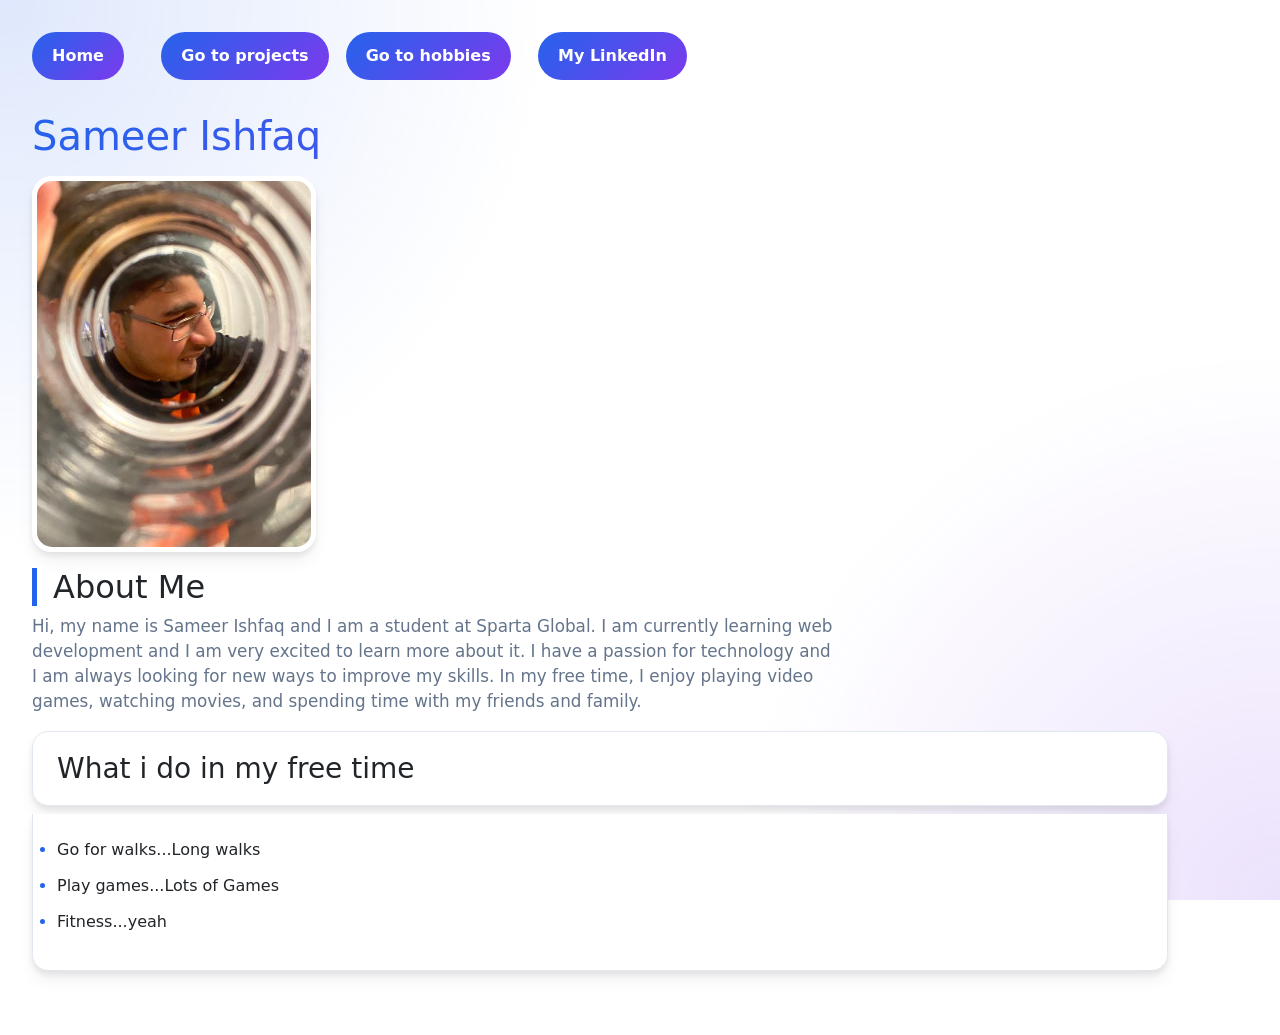
<file: index.html>
<!DOCTYPE html>
<html lang="en">
<head>
    <meta charset="UTF-8">
    <meta name="viewport" content="width=device-width, initial-scale=1.0">
    <link href="profileStyle.css" rel="stylesheet">
    <link href="https://cdn.jsdelivr.net/npm/bootstrap@5.3.8/dist/css/bootstrap.min.css" rel="stylesheet" integrity="sha384-sRIl4kxILFvY47J16cr9ZwB07vP4J8+LH7qKQnuqkuIAvNWLzeN8tE5YBujZqJLB" crossorigin="anonymous">
    <title>My Profile</title>
</head>
<body>
    <a href="index.html">Home</a>
    <a href="project.html">Go to projects</a>
    <a href="hobbies.html">Go to hobbies</a>
    <a href="https://www.linkedin.com/in/sameer-ishfaq-858509253/" target="_blank">My LinkedIn</a>
   

    <h1>Sameer Ishfaq</h1>
    <img alt="profile pic" src="profilePic.jpg">
    <h2>About Me</h2>
    <p>Hi, my name is Sameer Ishfaq and I am a student at Sparta Global. I am currently learning web development and I am very excited to learn more about it. I have a passion for technology and I am always looking for new ways to improve my skills. In my free time, I enjoy playing video games, watching movies, and spending time with my friends and family.</p>
    <h3>What i do in my free time</h3>
    <ul>
        <li>Go for walks...Long walks</li>
        <li>Play games...Lots of Games</li>
        <li>Fitness...yeah</li>

</body>
</html>
</file>
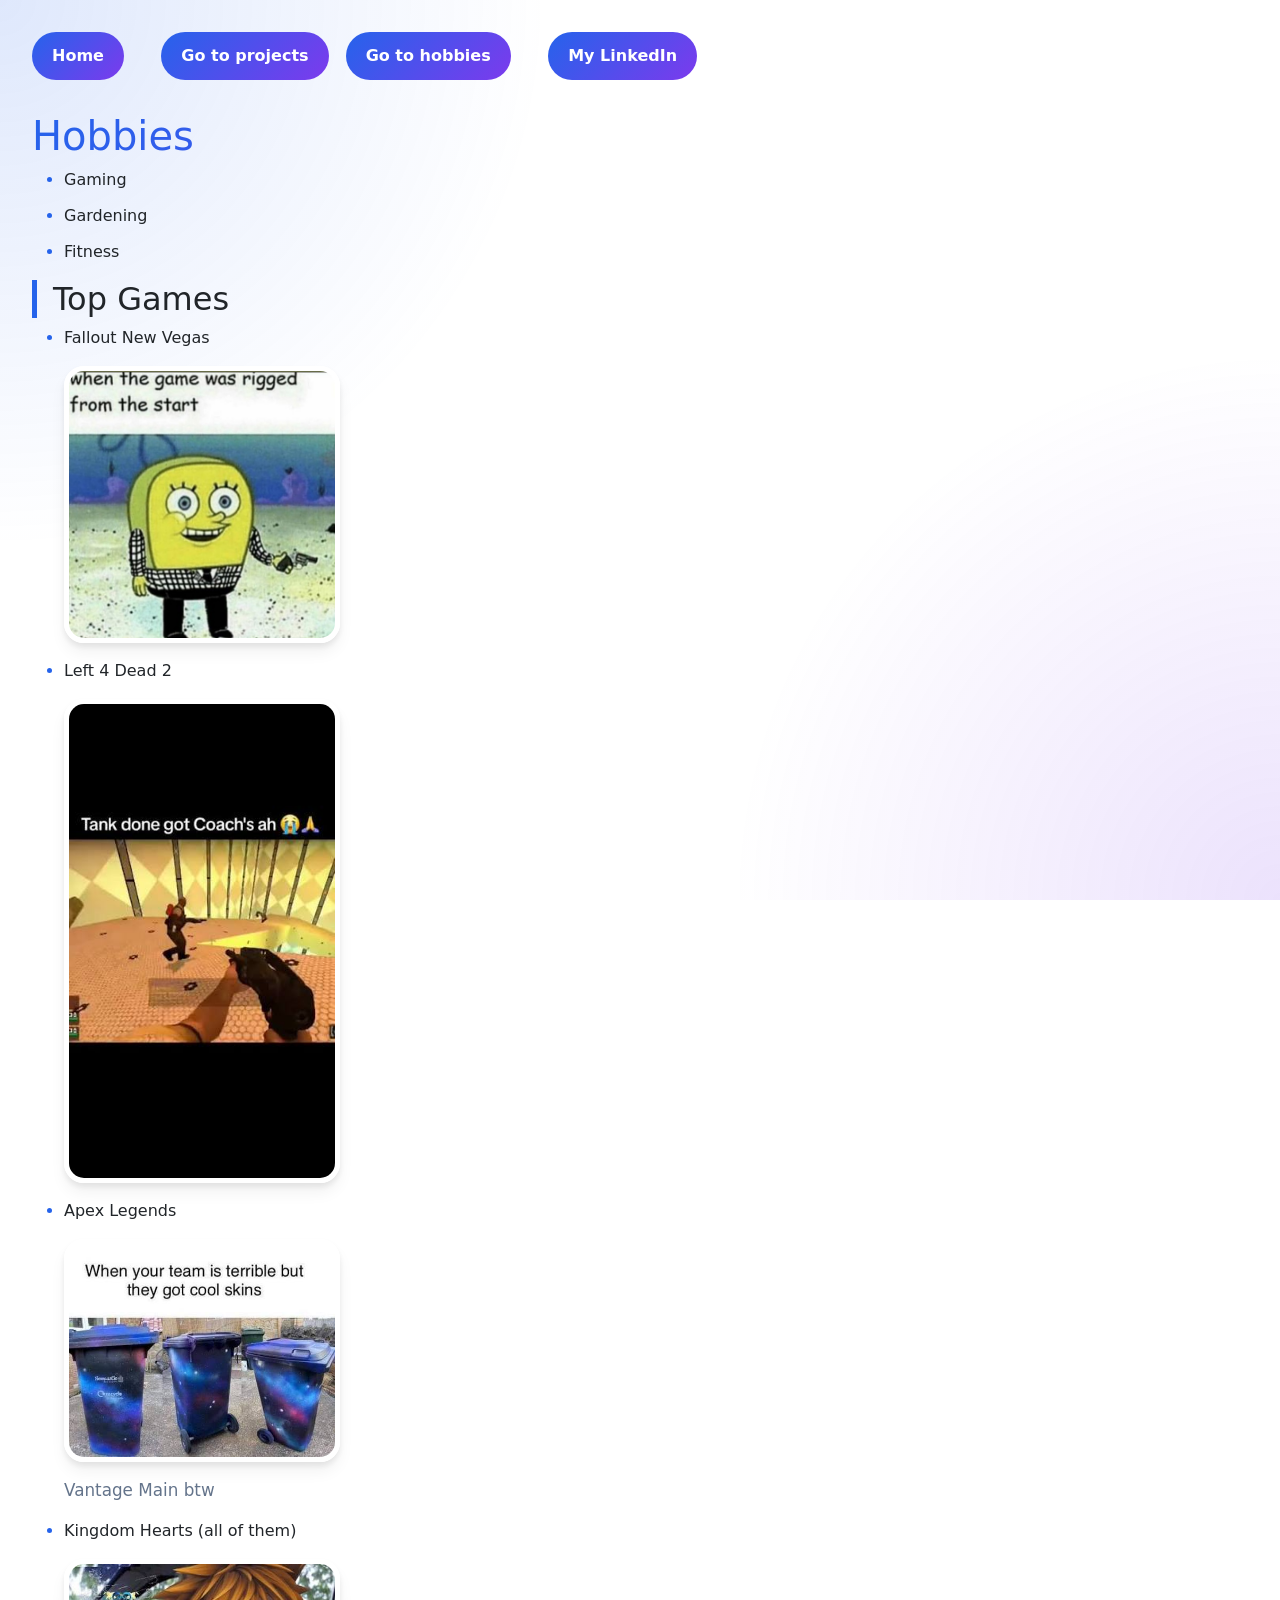
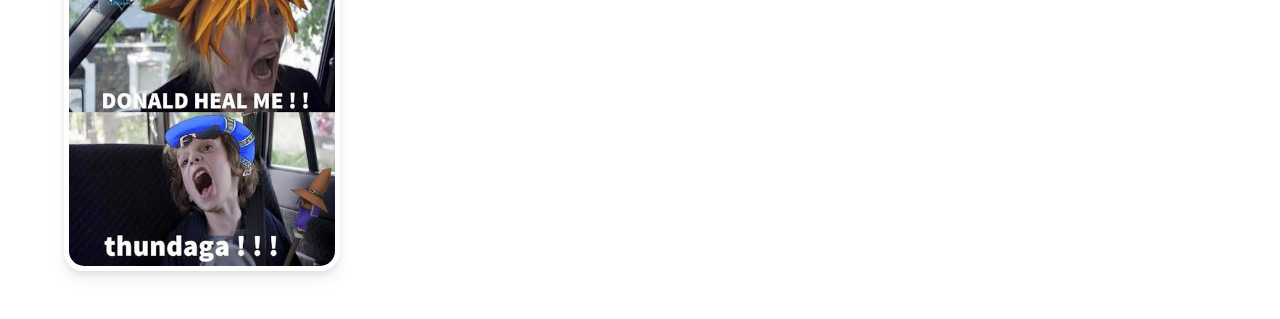
<file: hobbies.html>
<!DOCTYPE html>
<html lang="en">
<head>
    <meta charset="UTF-8">
    <meta name="viewport" content="width=device-width, initial-scale=1.0">
     <link href="profileStyle.css" rel="stylesheet">
    <link href="https://cdn.jsdelivr.net/npm/bootstrap@5.3.8/dist/css/bootstrap.min.css" rel="stylesheet" integrity="sha384-sRIl4kxILFvY47J16cr9ZwB07vP4J8+LH7qKQnuqkuIAvNWLzeN8tE5YBujZqJLB" crossorigin="anonymous">
    <title>My Hobbies</title>
</head>
<body>
    <a href="index.html">Home</a>
    <a href="project.html">Go to projects</a>
    <a href="hobbies.html">Go to hobbies</a>
    <a href="https://www.linkedin.com/in/sameer-ishfaq-858509253/" target="_blank">My LinkedIn</a>
     <h1>Hobbies</h1>
    <ul>
        <li>Gaming</li>
        <li>Gardening</li>
        <li>Fitness</li>
    </ul>
    <h2>Top Games</h2>
    <ul>
        <li>Fallout New Vegas</li>
       <div class = "game-image"><img alt="Fallout New Vegas" src="falloutMeme.jpg"></div>
        <li>Left 4 Dead 2</li>
        <div class = "game-image"><img alt="Left 4 Dead 2" src="l4d2Meme.jpg"></div>
        <li>Apex Legends</li>
        <div class = "game-image"><img alt="Apex Legends" src="apexMeme.jpg"></div>
        <p>Vantage Main btw</p>
        <div class = "game-image"><li>Kingdom Hearts (all of them)</li></div>
        <img alt="Kingdom Hearts" src="khMeme.jpg">
    </ul>
</body>
</html>
</file>
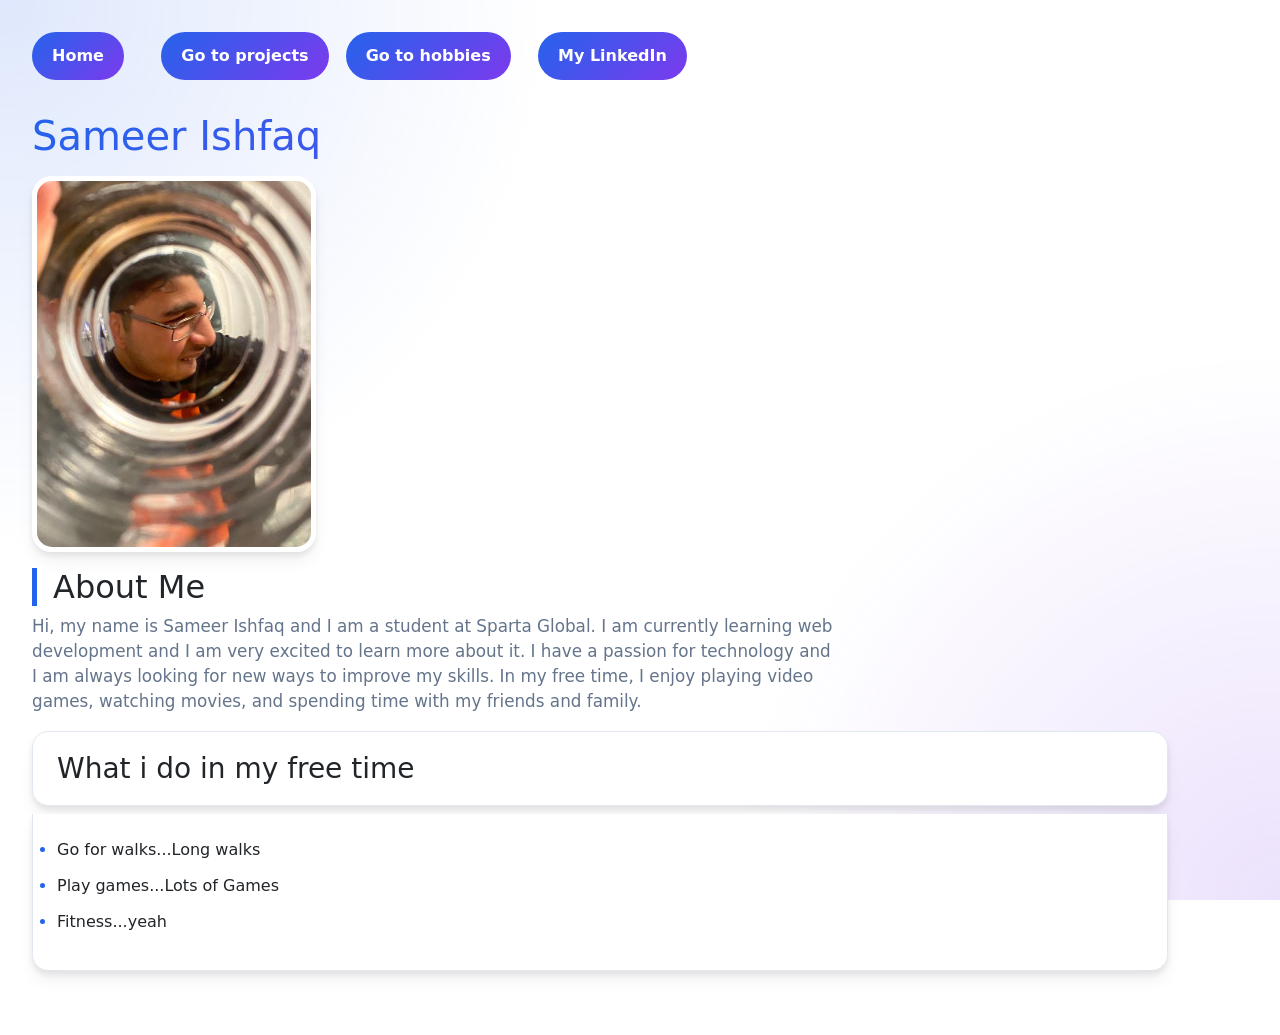
<file: profile.html>
<!DOCTYPE html>
<html lang="en">
<head>
    <meta charset="UTF-8">
    <meta name="viewport" content="width=device-width, initial-scale=1.0">
    <link href="profileStyle.css" rel="stylesheet">
    <link href="https://cdn.jsdelivr.net/npm/bootstrap@5.3.8/dist/css/bootstrap.min.css" rel="stylesheet" integrity="sha384-sRIl4kxILFvY47J16cr9ZwB07vP4J8+LH7qKQnuqkuIAvNWLzeN8tE5YBujZqJLB" crossorigin="anonymous">
    <title>My Profile</title>
</head>
<body>
    <a href="profile.html">Home</a>
    <a href="project.html">Go to projects</a>
    <a href="hobbies.html">Go to hobbies</a>
    <a href="https://www.linkedin.com/in/sameer-ishfaq-858509253/" target="_blank">My LinkedIn</a>
   

    <h1>Sameer Ishfaq</h1>
    <img alt="profile pic" src="profilePic.jpg">
    <h2>About Me</h2>
    <p>Hi, my name is Sameer Ishfaq and I am a student at Sparta Global. I am currently learning web development and I am very excited to learn more about it. I have a passion for technology and I am always looking for new ways to improve my skills. In my free time, I enjoy playing video games, watching movies, and spending time with my friends and family.</p>
    <h3>What i do in my free time</h3>
    <ul>
        <li>Go for walks...Long walks</li>
        <li>Play games...Lots of Games</li>
        <li>Fitness...yeah</li>

</body>
</html>
</file>
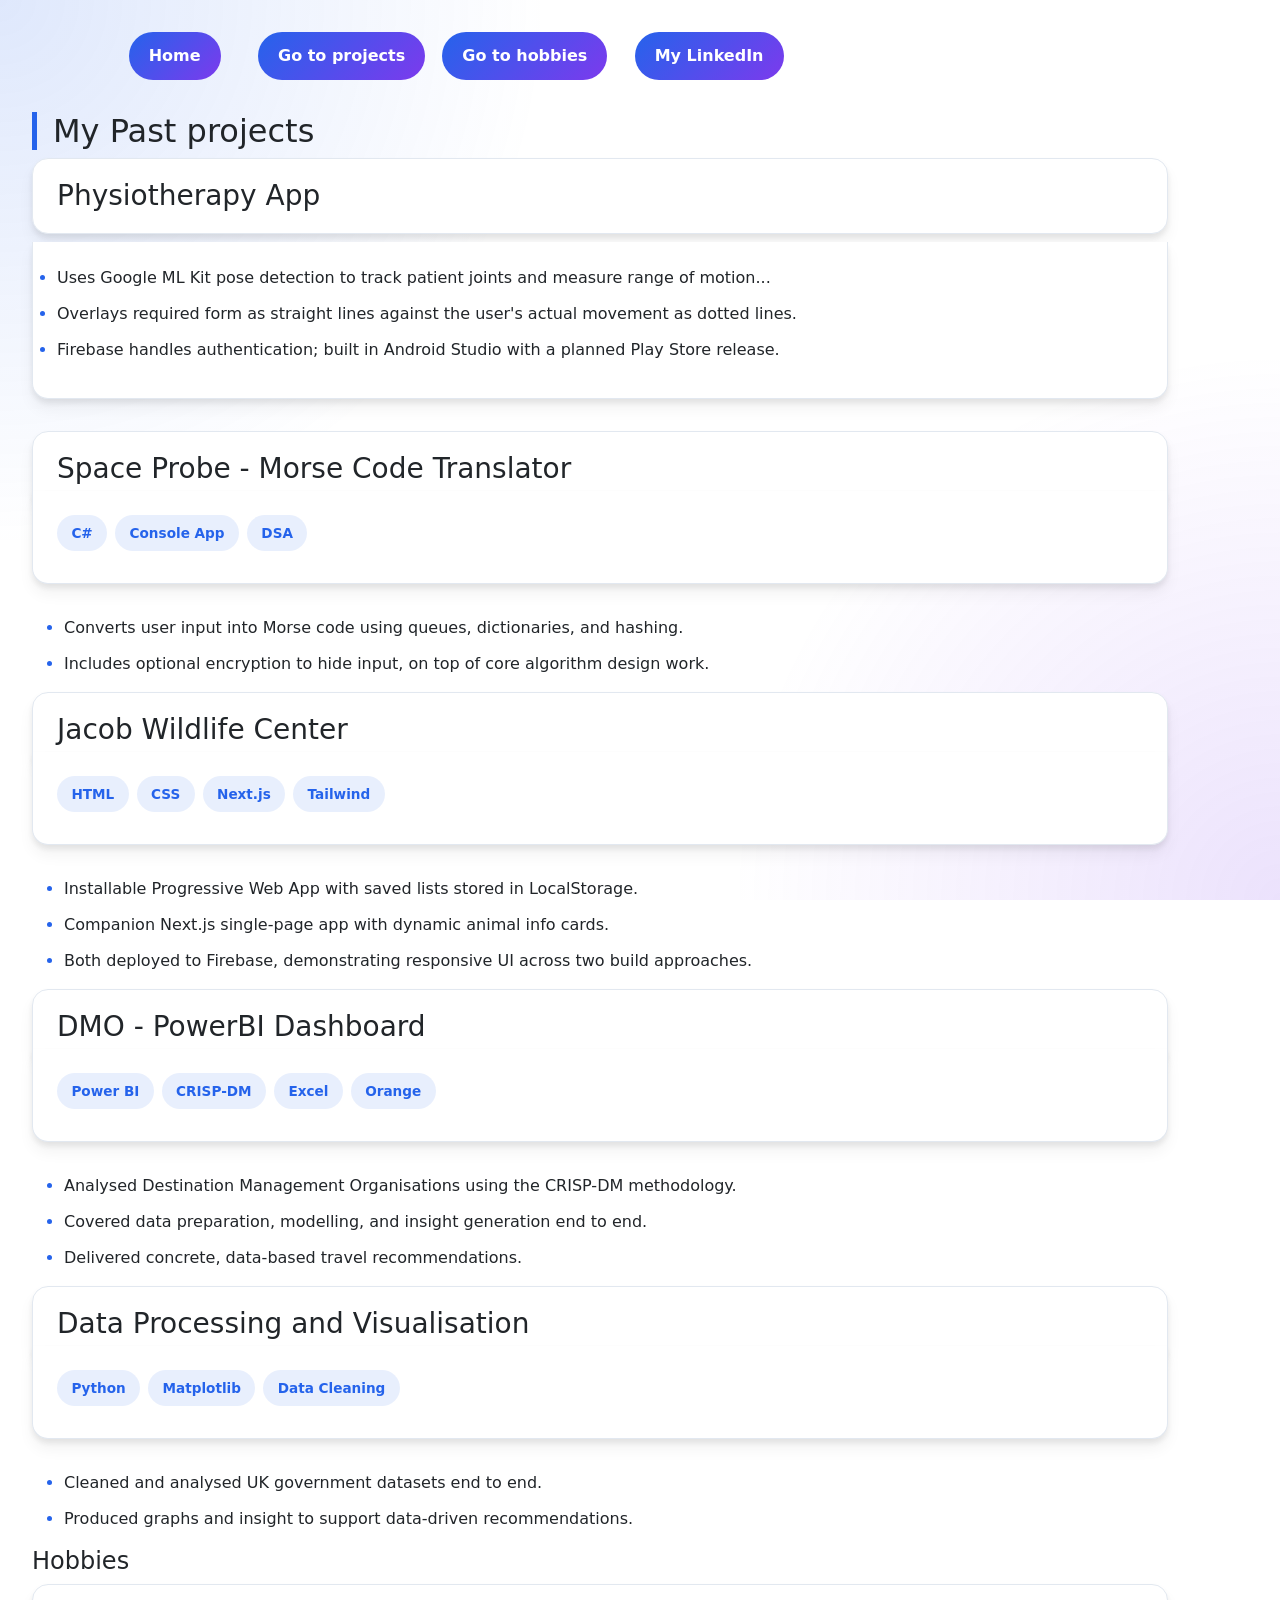
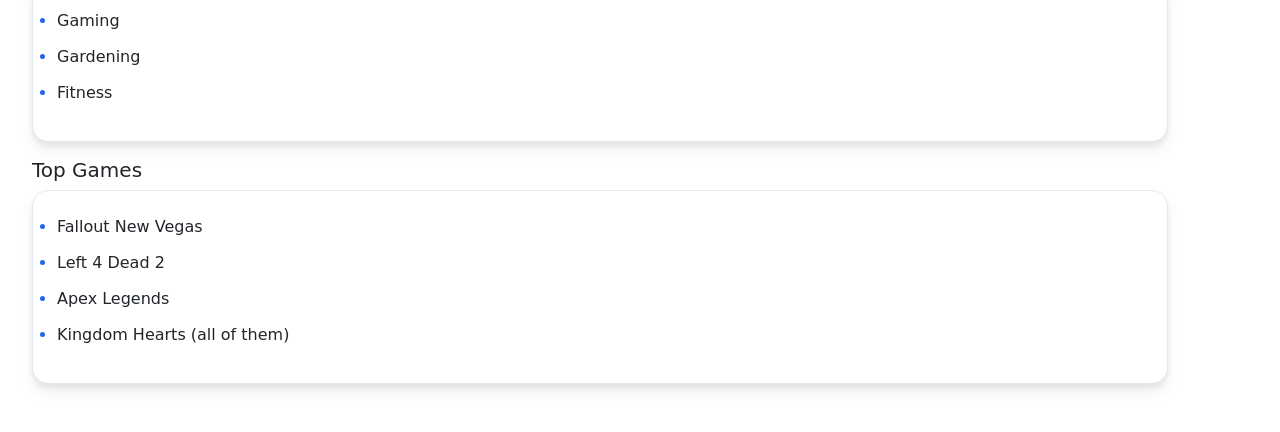
<file: project.html>
<!DOCTYPE html>

<html lang="en" xmlns="http://www.w3.org/1999/xhtml">
<head>
    <meta charset="utf-8" />
    <title>My projects</title>
    <link href="profileStyle.css" rel="stylesheet">
    <link href="https://cdn.jsdelivr.net/npm/bootstrap@5.2.3/dist/css/bootstrap.min.css" rel="stylesheet" integrity="sha384-rbsA2VBKQhggwzxH7pPCaAqO46MgnOM80zW1RWuH61DGLwZJEdK2Kadq2F9CUG65" crossorigin="anonymous">

</head>
<body>
    <a href="index.html">Home</a>
    <a href="project.html">Go to projects</a>
    <a href="hobbies.html">Go to hobbies</a>
    <a href="https://www.linkedin.com/in/sameer-ishfaq-858509253/" target="_blank">My LinkedIn</a>

    <h2>My Past projects</h2>
    <h3>Physiotherapy App</h3>
     </div>
      <ul>
        <li>Uses Google ML Kit pose detection to track patient joints and measure range of motion...</li>
        <li>Overlays required form as straight lines against the user's actual movement as dotted lines.</li>
        <li>Firebase handles authentication; built in Android Studio with a planned Play Store release.</li>
      </ul>
    </div>
    <h3>Space Probe - Morse Code Translator</h3>
    <div class="stack"><span>C#</span><span>Console App</span><span>DSA</span></div>
      <ul>
        <li>Converts user input into Morse code using queues, dictionaries, and hashing.</li>
        <li>Includes optional encryption to hide input, on top of core algorithm design work.</li>
      </ul>
    </div>

    <h3>Jacob Wildlife Center</h3>
    <div class="stack"><span>HTML</span><span>CSS</span><span>Next.js</span><span>Tailwind</span></div>
      <ul>
        <li>Installable Progressive Web App with saved lists stored in LocalStorage.</li>
        <li>Companion Next.js single-page app with dynamic animal info cards.</li>
        <li>Both deployed to Firebase, demonstrating responsive UI across two build approaches.</li>
      </ul>
    </div>
    <h3>DMO - PowerBI Dashboard</h3>
    <div class="stack"><span>Power BI</span><span>CRISP-DM</span><span>Excel</span><span>Orange</span></div>
      <ul>
        <li>Analysed Destination Management Organisations using the CRISP-DM methodology.</li>
        <li>Covered data preparation, modelling, and insight generation end to end.</li>
        <li>Delivered concrete, data-based travel recommendations.</li>
      </ul>
    </div>
    <h3>Data Processing and Visualisation</h3>
    <div class="stack"><span>Python</span><span>Matplotlib</span><span>Data Cleaning</span></div>
      <ul>
        <li>Cleaned and analysed UK government datasets end to end.</li>
        <li>Produced graphs and insight to support data-driven recommendations.</li>
      </ul>
    </div>
    <h4>Hobbies</h4>
    <ul>
        <li>Gaming</li>
        <li>Gardening</li>
        <li>Fitness</li>
    </ul>
    <h5>Top Games</h5>
    <ul>
        <li>Fallout New Vegas</li>
        <li>Left 4 Dead 2</li>
        <li>Apex Legends</li>
        <li>Kingdom Hearts (all of them)</li>
    </ul>
</body>
</html>
</file>
<file: profileStyle.css>
/* ===================================
   SAMEER ISHFAQ PORTFOLIO
   Modern Responsive Design
=================================== */

/* ---------- CSS VARIABLES ---------- */

:root {
    --bg: #f8fafc;
    --surface: #ffffff;
    --surface-hover: #f1f5f9;

    --text: #0f172a;
    --text-muted: #64748b;

    --primary: #2563eb;
    --secondary: #7c3aed;

    --border: #e2e8f0;

    --shadow:
        0 4px 6px rgba(0, 0, 0, 0.08),
        0 10px 15px rgba(0, 0, 0, 0.05);

    --radius: 16px;
    --transition: 0.3s ease;
}

/* ---------- DARK MODE ---------- */

@media (prefers-color-scheme: dark) {
    :root {
        --bg: #0f172a;
        --surface: #1e293b;
        --surface-hover: #334155;

        --text: #f8fafc;
        --text-muted: #94a3b8;

        --primary: #60a5fa;
        --secondary: #a78bfa;

        --border: #334155;
    }
}

/* ---------- RESET ---------- */

* {
    margin: 0;
    padding: 0;
    box-sizing: border-box;
}

html {
    scroll-behaviour: smooth;
}

body {
    background: var(--bg);
    color: var(--text);

    font-family:
        Inter,
        "Segoe UI",
        system-ui,
        sans-serif;

    line-height: 1.7;
    max-width: 1200px;
    margin: 0 auto;
    padding: 2rem;

    transition:
        background var(--transition),
        color var(--transition);
}

/* ---------- BACKGROUND EFFECT ---------- */

body::before {
    content: "";

    position: fixed;
    inset: 0;

    background:
        radial-gradient(
            circle at top left,
            rgba(37, 99, 235, 0.15),
            transparent 35%
        ),
        radial-gradient(
            circle at bottom right,
            rgba(124, 58, 237, 0.15),
            transparent 35%
        );

    pointer-events: none;
    z-index: -1;
}

/* ---------- NAVIGATION ---------- */

body > a:first-child {
    margin-left: 0;
}

body > a {
    display: inline-block;

    text-decoration: none;

    color: white;
    background: linear-gradient(
        135deg,
        var(--primary),
        var(--secondary)
    );

    padding: 0.75rem 1.25rem;
    margin-right: 0.75rem;
    margin-bottom: 2rem;

    border-radius: 999px;

    font-weight: 600;

    transition: transform var(--transition);
}

body > a:hover {
    transform: translateY(-2px);
}

/* ---------- HERO SECTION ---------- */

h1 {
    font-size: clamp(2.8rem, 6vw, 4.5rem);

    margin-top: 0.5rem;
    margin-bottom: 0.5rem;

    background: linear-gradient(
        135deg,
        var(--primary),
        var(--secondary)
    );

    -webkit-background-clip: text;
    -webkit-text-fill-color: transparent;
}

img {
    width: 25%;
max-width: 600px;
height: auto;
border-radius: 20px;
border: 5px solid var(--surface);
box-shadow: var(--shadow);
display: block;
margin: 1rem 0;
}


/* ---------- HEADINGS ---------- */

h2 {
    margin-top: 3rem;
    margin-bottom: 1rem;

    font-size: 2rem;

    color: var(--primary);

    border-left: 5px solid var(--primary);
    padding-left: 1rem;
}

h3 {
    margin-top: 2rem;
    margin-bottom: 1rem;

    font-size: 1.4rem;

    color: var(--secondary);
}

h4,
h5 {
    margin-top: 2rem;
    margin-bottom: 1rem;

    color: var(--primary);
}

/* ---------- ABOUT ---------- */

p {
    max-width: 75ch;

    color: var(--text-muted);

    font-size: 1.05rem;
}

/* ---------- PROJECT CARDS ---------- */

h3 {
    background: var(--surface);

    padding: 1.25rem 1.5rem;

    border-radius: var(--radius);

    border: 1px solid var(--border);

    box-shadow: var(--shadow);
}

/* project details immediately after heading */

h3 + div,
h3 + ul {
    background: var(--surface);

    border: 1px solid var(--border);

    border-top: none;

    padding: 1.5rem;

    border-radius:
        0
        0
        var(--radius)
        var(--radius);

    margin-bottom: 2rem;

    box-shadow: var(--shadow);
}

/* ---------- STACK TAGS ---------- */

.stack {
    margin-top: -1.5rem;
}

.stack span {
    display: inline-block;

    background: rgba(37, 99, 235, 0.1);

    color: var(--primary);

    padding: 0.5rem 0.9rem;

    border-radius: 999px;

    font-size: 0.85rem;
    font-weight: 600;

    margin-right: 0.5rem;
    margin-bottom: 0.5rem;
}

/* ---------- LISTS ---------- */

ul {
    padding-left: 1.4rem;
}

li {
    margin-bottom: 0.75rem;
}

li::marker {
    color: var(--primary);
}

/* ---------- HOBBIES SECTION ---------- */

h4 + ul,
h5 + ul {
    background: var(--surface);

    padding: 1.5rem;

    border-radius: var(--radius);

    border: 1px solid var(--border);

    box-shadow: var(--shadow);
}

/* ---------- CARD HOVER ---------- */

h3,
h3 + div,
h3 + ul,
h4 + ul,
h5 + ul {
    transition:
        transform var(--transition),
        background var(--transition);
}

h3:hover,
h3 + div:hover,
h3 + ul:hover,
h4 + ul:hover,
h5 + ul:hover {
    transform: translateY(-4px);
    background: var(--surface-hover);
}

/* ---------- LINKS ---------- */

a {
    color: var(--primary);
}

a:hover {
    opacity: 0.9;
}

/* ---------- RESPONSIVE ---------- */

@media (max-width: 768px) {

    body {
        padding: 1rem;
    }

    img {
        width: 180px;
        height: 180px;
    }

    h1 {
        font-size: 2.5rem;
    }

    body > a {
        display: block;
        text-align: center;
        margin-right: 0;
    }
}

/* ---------- SCROLLBAR ---------- */

::-webkit-scrollbar {
    width: 10px;
}

::-webkit-scrollbar-track {
    background: var(--bg);
}

::-webkit-scrollbar-thumb {
    background: var(--primary);
    border-radius: 999px;
}
</file>
